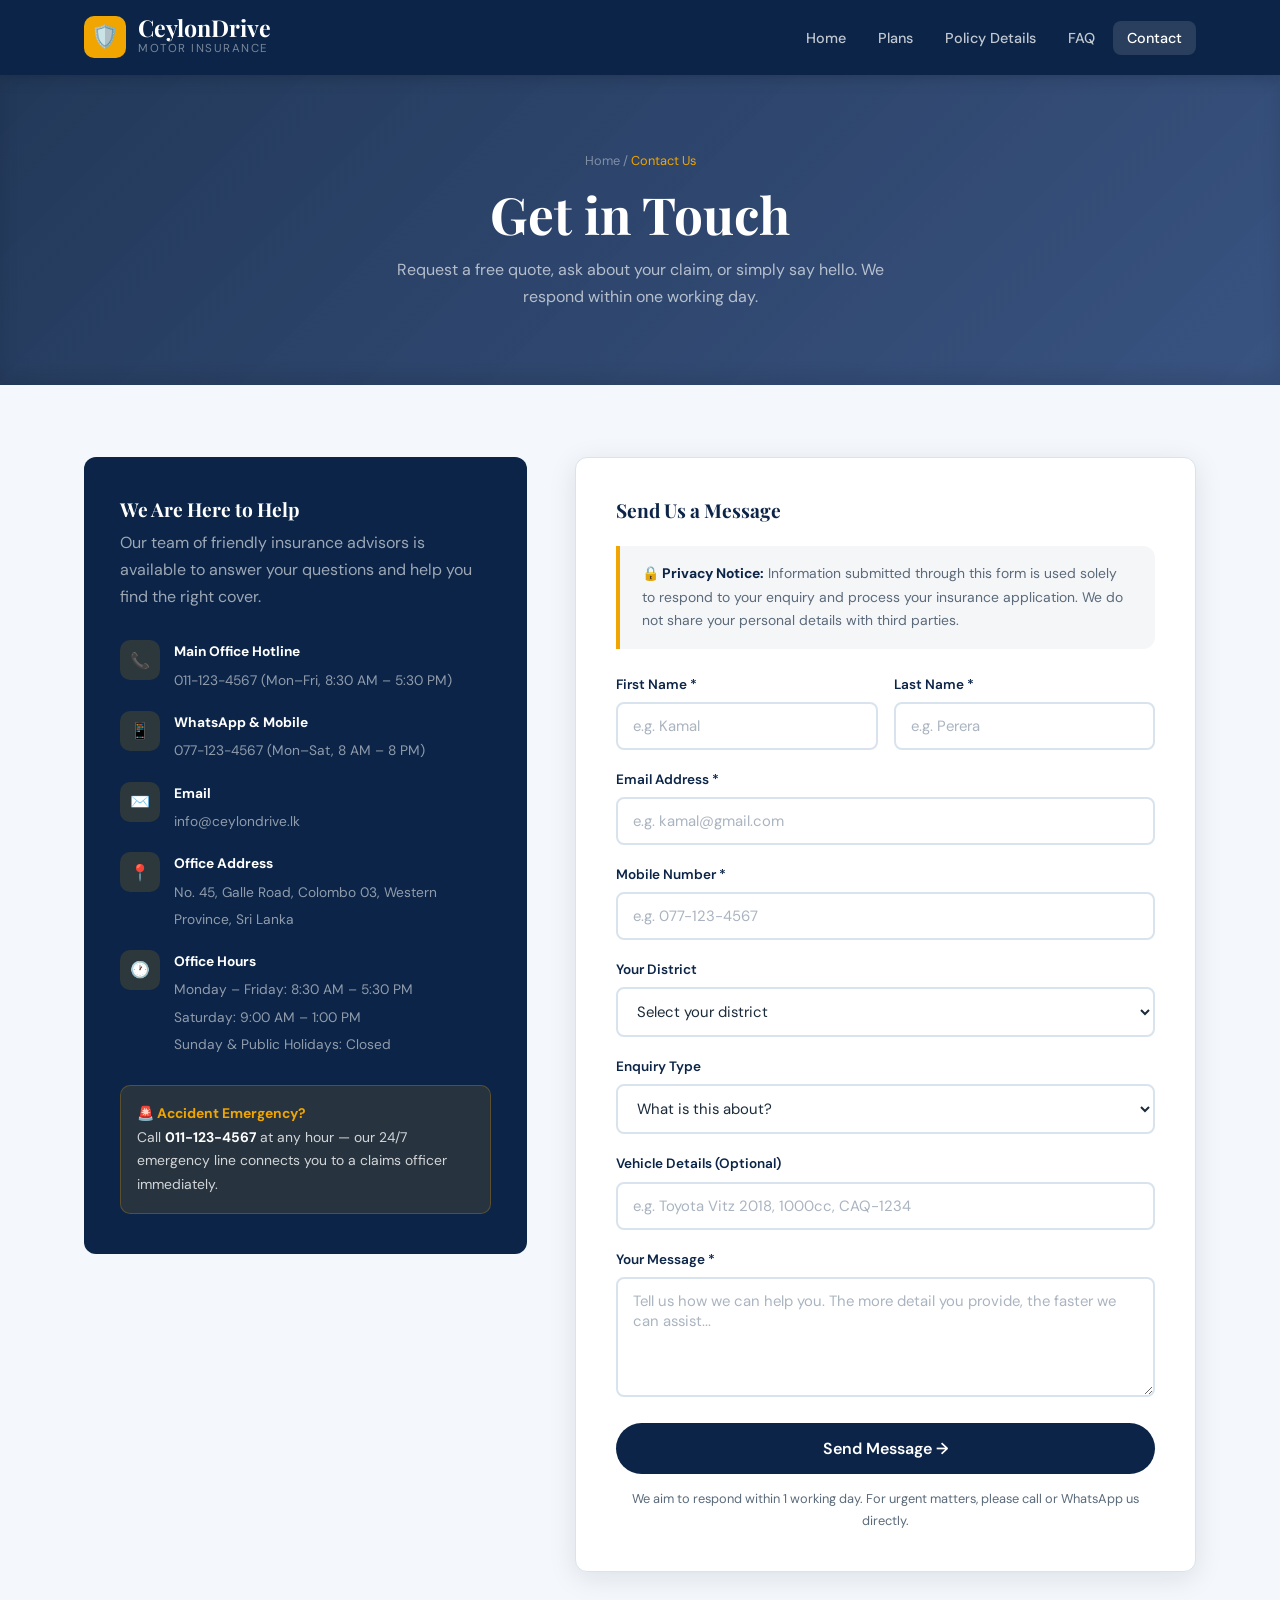
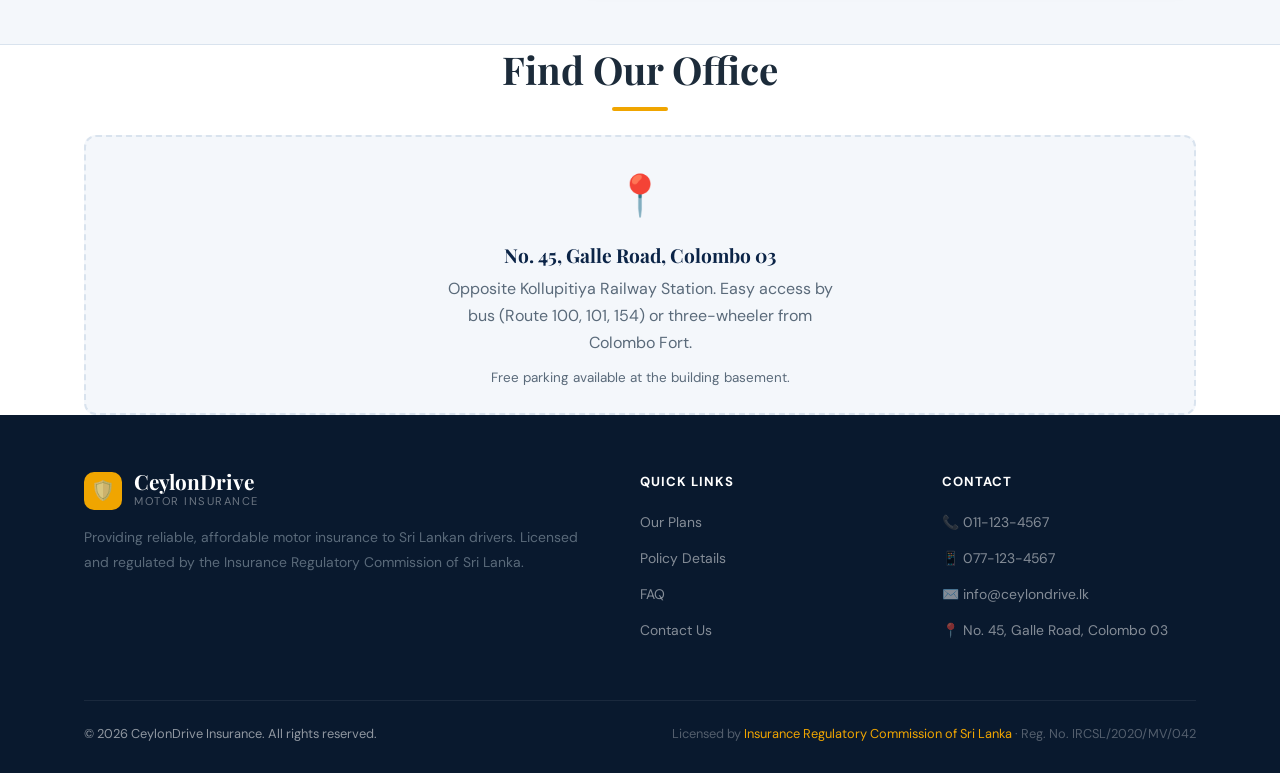
<file: contact.html>
<!DOCTYPE html>
<html lang="en">
<head>
  <meta charset="UTF-8">
  <meta name="viewport" content="width=device-width, initial-scale=1.0">
  <title>Contact Us – CeylonDrive Insurance</title>
  <meta name="description" content="Get in touch with CeylonDrive Insurance. Request a free motor insurance quote, ask about claims, or visit our Colombo office. We are here to help.">
  <link rel="stylesheet" href="style.css">
</head>
<body>

<!-- ====== HEADER ====== -->
<header>
  <div class="container">
    <div class="nav-inner">
      <div class="logo">
        <div class="logo-icon">🛡️</div>
        <div>
          <h1>CeylonDrive</h1>
          <small>Motor Insurance</small>
        </div>
      </div>
      <nav>
        <ul>
          <li><a href="index.html">Home</a></li>
          <li><a href="plans.html">Plans</a></li>
          <li><a href="policy.html">Policy Details</a></li>
          <li><a href="faq.html">FAQ</a></li>
          <li><a href="contact.html" class="active">Contact</a></li>
        </ul>
      </nav>
    </div>
  </div>
</header>

<!-- ====== PAGE BANNER ====== -->
<div class="page-banner">
  <div class="container">
    <div class="breadcrumb">Home / <span>Contact Us</span></div>
    <h1>Get in Touch</h1>
    <p>Request a free quote, ask about your claim, or simply say hello. We respond within one working day.</p>
  </div>
</div>

<!-- ====== CONTACT SECTION ====== -->
<section class="section">
  <div class="container">
    <div class="contact-grid">

      <!-- Left: Contact Info -->
      <div class="contact-info-box">
        <h3>We Are Here to Help</h3>
        <p>Our team of friendly insurance advisors is available to answer your questions and help you find the right cover.</p>

        <div class="c-detail">
          <div class="c-d-icon">📞</div>
          <div>
            <strong>Main Office Hotline</strong>
            <span>011-123-4567 (Mon–Fri, 8:30 AM – 5:30 PM)</span>
          </div>
        </div>

        <div class="c-detail">
          <div class="c-d-icon">📱</div>
          <div>
            <strong>WhatsApp &amp; Mobile</strong>
            <span>077-123-4567 (Mon–Sat, 8 AM – 8 PM)</span>
          </div>
        </div>

        <div class="c-detail">
          <div class="c-d-icon">✉️</div>
          <div>
            <strong>Email</strong>
            <span>info@ceylondrive.lk</span>
          </div>
        </div>

        <div class="c-detail">
          <div class="c-d-icon">📍</div>
          <div>
            <strong>Office Address</strong>
            <span>No. 45, Galle Road, Colombo 03, Western Province, Sri Lanka</span>
          </div>
        </div>

        <div class="c-detail">
          <div class="c-d-icon">🕐</div>
          <div>
            <strong>Office Hours</strong>
            <span>Monday – Friday: 8:30 AM – 5:30 PM<br>Saturday: 9:00 AM – 1:00 PM<br>Sunday &amp; Public Holidays: Closed</span>
          </div>
        </div>

        <div style="margin-top:28px;padding:16px;background:rgba(240,165,0,.12);border-radius:10px;border:1px solid rgba(240,165,0,.25);">
          <p style="color:rgba(255,255,255,.8);font-size:.87rem;"><strong style="color:var(--gold);">🚨 Accident Emergency?</strong><br>Call <strong style="color:#fff;">011-123-4567</strong> at any hour — our 24/7 emergency line connects you to a claims officer immediately.</p>
        </div>
      </div>

      <!-- Right: Form -->
      <div class="form-box">
        <h3>Send Us a Message</h3>

        <div class="privacy-note" style="margin-bottom:24px;">
          <strong>🔒 Privacy Notice:</strong> Information submitted through this form is used solely to respond to your enquiry and process your insurance application. We do not share your personal details with third parties.
        </div>

        <!-- NOTE: This form is non-functional (no backend). Labels and placeholders shown for design purposes. -->
        <div class="form-row">
          <div class="form-group">
            <label for="fname">First Name *</label>
            <input type="text" id="fname" name="first_name" placeholder="e.g. Kamal" required>
          </div>
          <div class="form-group">
            <label for="lname">Last Name *</label>
            <input type="text" id="lname" name="last_name" placeholder="e.g. Perera" required>
          </div>
        </div>

        <div class="form-group">
          <label for="email">Email Address *</label>
          <input type="email" id="email" name="email" placeholder="e.g. kamal@gmail.com" required>
        </div>

        <div class="form-group">
          <label for="phone">Mobile Number *</label>
          <input type="tel" id="phone" name="phone" placeholder="e.g. 077-123-4567" required>
        </div>

        <div class="form-group">
          <label for="district">Your District</label>
          <select id="district" name="district">
            <option value="" disabled selected>Select your district</option>
            <option>Colombo</option>
            <option>Gampaha</option>
            <option>Kalutara</option>
            <option>Kandy</option>
            <option>Galle</option>
            <option>Matara</option>
            <option>Kurunegala</option>
            <option>Ratnapura</option>
            <option>Anuradhapura</option>
            <option>Other</option>
          </select>
        </div>

        <div class="form-group">
          <label for="enquiry">Enquiry Type</label>
          <select id="enquiry" name="enquiry_type">
            <option value="" disabled selected>What is this about?</option>
            <option>Request a Motor Insurance Quote</option>
            <option>Renew Existing Policy</option>
            <option>Make a Claim</option>
            <option>General Question</option>
            <option>Complaint or Feedback</option>
          </select>
        </div>

        <div class="form-group">
          <label for="vehicle">Vehicle Details (Optional)</label>
          <input type="text" id="vehicle" name="vehicle" placeholder="e.g. Toyota Vitz 2018, 1000cc, CAQ-1234">
        </div>

        <div class="form-group">
          <label for="message">Your Message *</label>
          <textarea id="message" name="message" placeholder="Tell us how we can help you. The more detail you provide, the faster we can assist..." required></textarea>
        </div>

        <button type="button" class="btn btn-navy btn-block" style="font-size:1rem;padding:15px;">
          Send Message →
        </button>

        <p style="text-align:center;font-size:.8rem;color:var(--text-muted);margin-top:14px;">
          We aim to respond within 1 working day. For urgent matters, please call or WhatsApp us directly.
        </p>
      </div>

    </div>
  </div>
</section>

<!-- ====== MAP PLACEHOLDER ====== -->
<section class="section-sm" style="background:#fff;border-top:1px solid var(--border);">
  <div class="container">
    <div class="section-header" style="margin-bottom:24px;">
      <h2>Find Our Office</h2>
      <div class="divider"></div>
    </div>
    <div style="background:var(--bg);border-radius:var(--radius);border:2px dashed var(--border);height:280px;display:flex;flex-direction:column;align-items:center;justify-content:center;text-align:center;padding:32px;">
      <div style="font-size:2.5rem;margin-bottom:14px;">📍</div>
      <h3 style="color:var(--navy);margin-bottom:8px;">No. 45, Galle Road, Colombo 03</h3>
      <p style="max-width:400px;">Opposite Kollupitiya Railway Station. Easy access by bus (Route 100, 101, 154) or three-wheeler from Colombo Fort.</p>
      <p style="margin-top:10px;font-size:.84rem;color:var(--text-muted);">Free parking available at the building basement.</p>
    </div>
  </div>
</section>

<!-- ====== FOOTER ====== -->
<footer>
  <div class="container">
    <div class="footer-grid">
      <div class="footer-brand">
        <div class="logo" style="margin-bottom:14px;">
          <div class="logo-icon" style="width:38px;height:38px;font-size:1.2rem;">🛡️</div>
          <div>
            <h1 style="color:#fff;font-size:1.3rem;font-family:'Playfair Display',serif;">CeylonDrive</h1>
            <small style="color:rgba(255,255,255,.4);font-size:.7rem;text-transform:uppercase;letter-spacing:1.5px;">Motor Insurance</small>
          </div>
        </div>
        <p>Providing reliable, affordable motor insurance to Sri Lankan drivers. Licensed and regulated by the Insurance Regulatory Commission of Sri Lanka.</p>
      </div>
      <div class="footer-col">
        <h4>Quick Links</h4>
        <ul>
          <li><a href="plans.html">Our Plans</a></li>
          <li><a href="policy.html">Policy Details</a></li>
          <li><a href="faq.html">FAQ</a></li>
          <li><a href="contact.html">Contact Us</a></li>
        </ul>
      </div>
      <div class="footer-col">
        <h4>Contact</h4>
        <ul>
          <li><a href="#">📞 011-123-4567</a></li>
          <li><a href="#">📱 077-123-4567</a></li>
          <li><a href="#">✉️ info@ceylondrive.lk</a></li>
          <li><a href="#">📍 No. 45, Galle Road, Colombo 03</a></li>
        </ul>
      </div>
    </div>
    <div class="footer-bottom">
      <span>&copy; 2026 CeylonDrive Insurance. All rights reserved.</span>
      <span class="irc-note">Licensed by <em>Insurance Regulatory Commission of Sri Lanka</em> · Reg. No. IRCSL/2020/MV/042</span>
    </div>
  </div>
</footer>

</body>
</html>
</file>
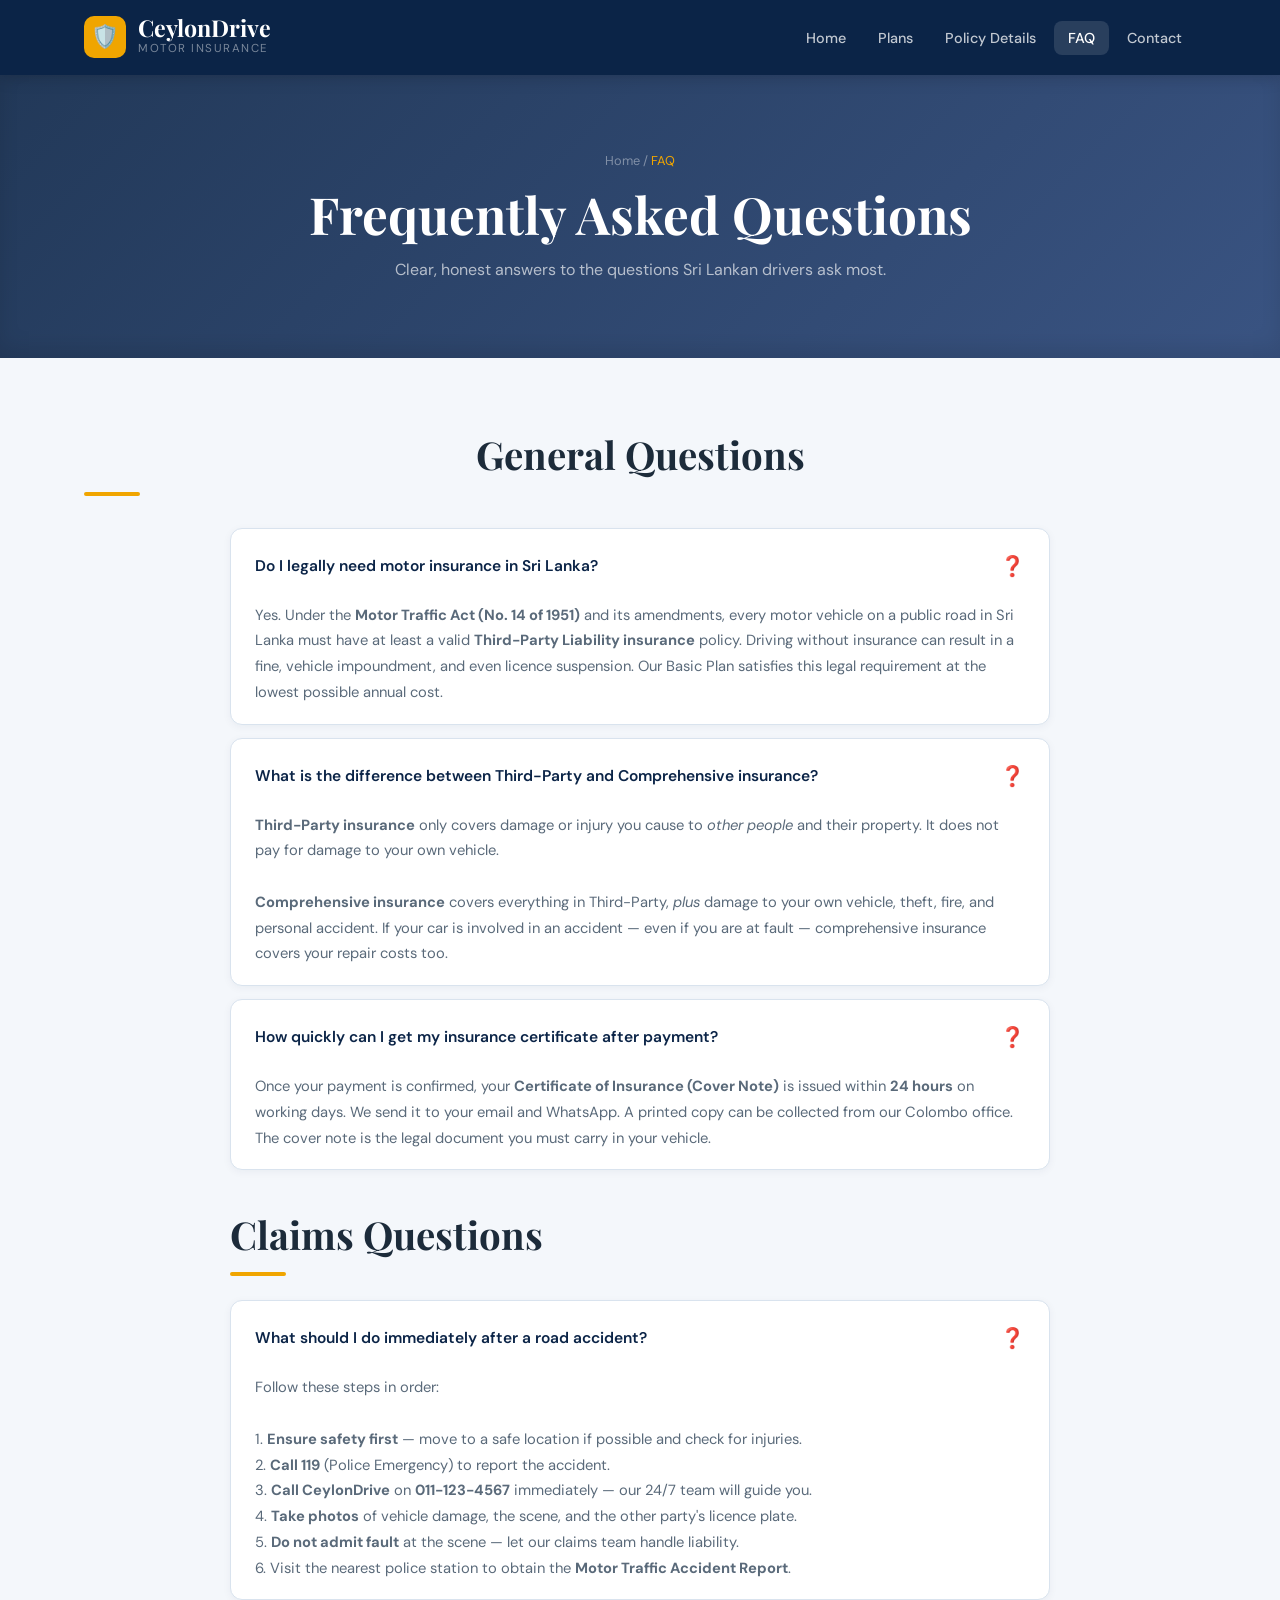
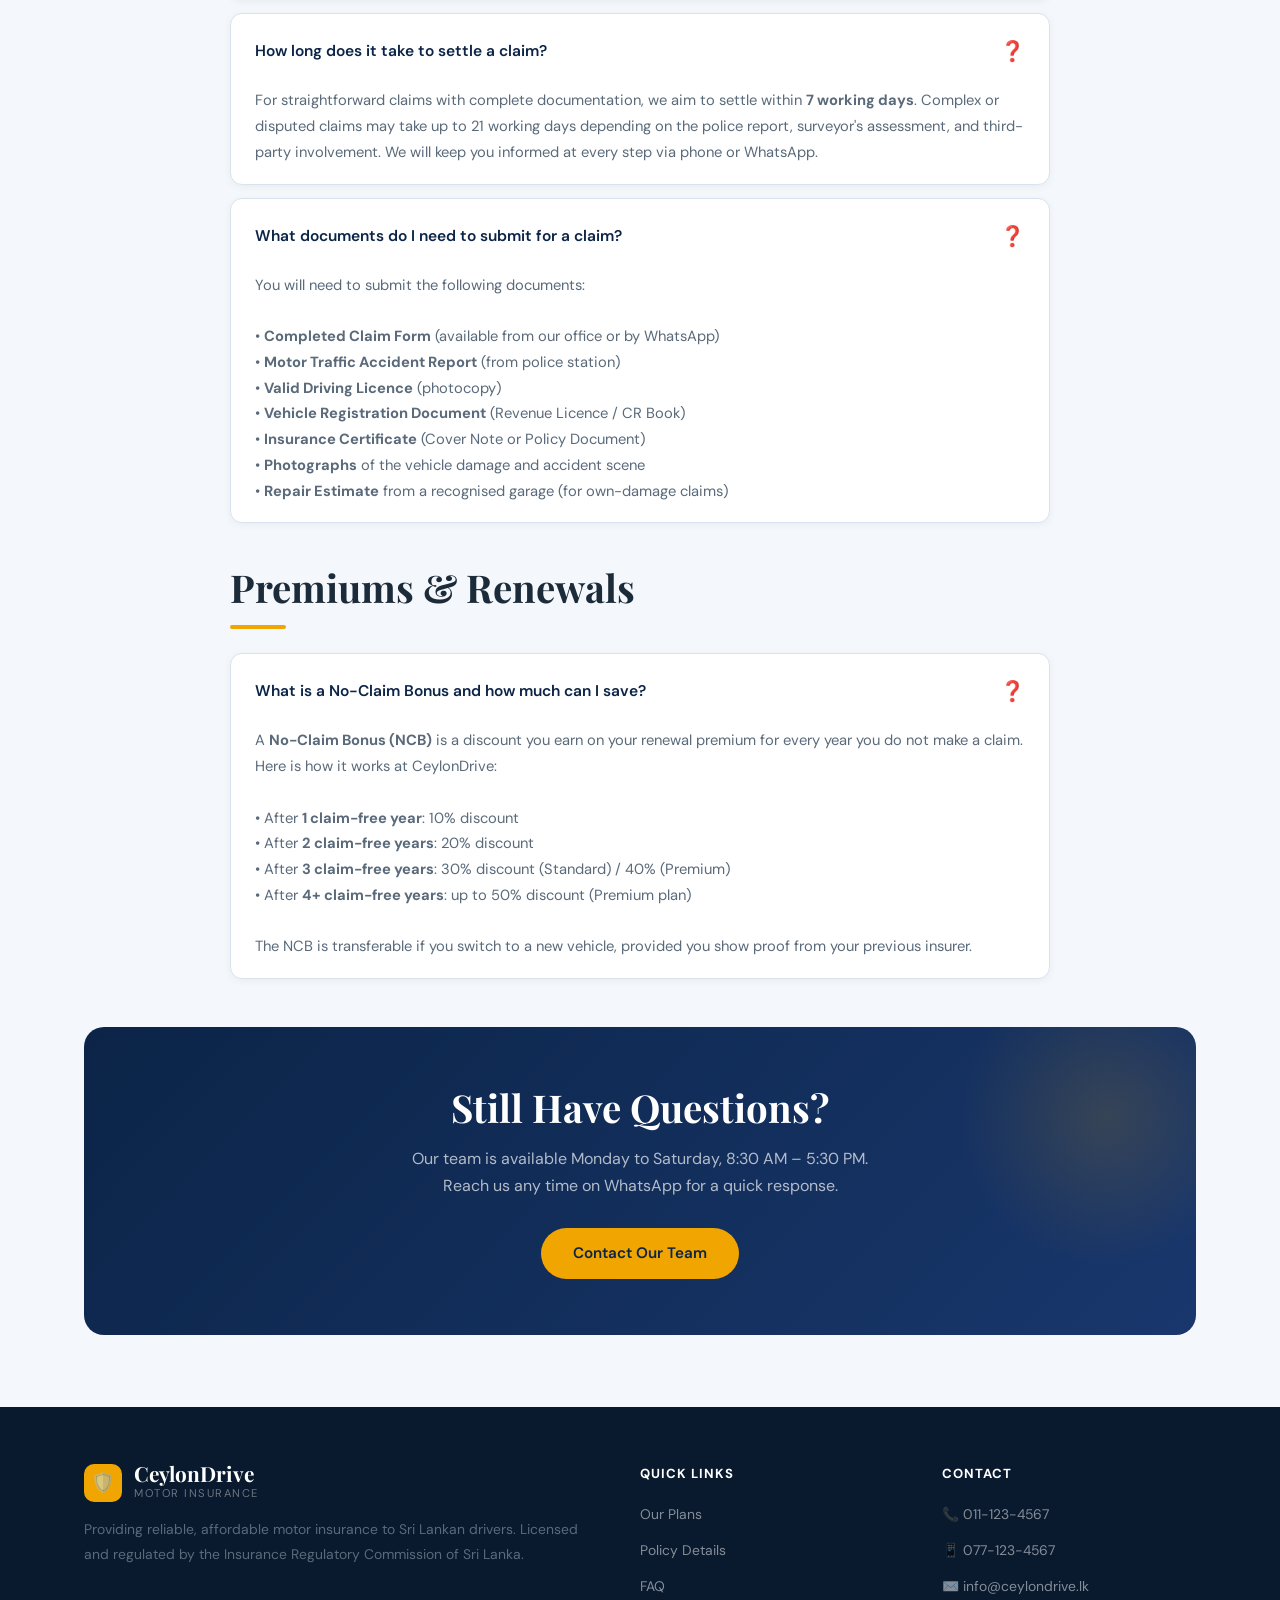
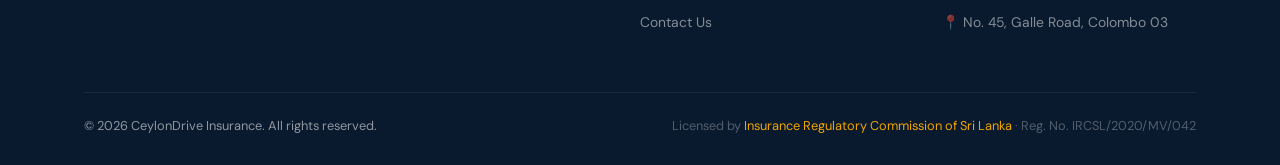
<file: faq.html>
<!DOCTYPE html>
<html lang="en">
<head>
  <meta charset="UTF-8">
  <meta name="viewport" content="width=device-width, initial-scale=1.0">
  <title>Frequently Asked Questions – CeylonDrive Insurance</title>
  <meta name="description" content="Answers to the most common motor insurance questions in Sri Lanka. Learn about claims, renewals, premiums, and coverage in plain English.">
  <link rel="stylesheet" href="style.css">
</head>
<body>

<!-- ====== HEADER ====== -->
<header>
  <div class="container">
    <div class="nav-inner">
      <div class="logo">
        <div class="logo-icon">🛡️</div>
        <div>
          <h1>CeylonDrive</h1>
          <small>Motor Insurance</small>
        </div>
      </div>
      <nav>
        <ul>
          <li><a href="index.html">Home</a></li>
          <li><a href="plans.html">Plans</a></li>
          <li><a href="policy.html">Policy Details</a></li>
          <li><a href="faq.html" class="active">FAQ</a></li>
          <li><a href="contact.html">Contact</a></li>
        </ul>
      </nav>
    </div>
  </div>
</header>

<!-- ====== PAGE BANNER ====== -->
<div class="page-banner">
  <div class="container">
    <div class="breadcrumb">Home / <span>FAQ</span></div>
    <h1>Frequently Asked Questions</h1>
    <p>Clear, honest answers to the questions Sri Lankan drivers ask most.</p>
  </div>
</div>

<!-- ====== FAQ ====== -->
<section class="section">
  <div class="container">

    <!-- Category: General -->
    <div class="section-header" style="margin-bottom:32px;">
      <h2>General Questions</h2>
      <div class="divider" style="margin-left:0;"></div>
    </div>

    <div class="faq-wrap">

      <div class="faq-item">
        <div class="faq-q">
          <span>Do I legally need motor insurance in Sri Lanka?</span>
          <span class="faq-icon">❓</span>
        </div>
        <div class="faq-a">
          Yes. Under the <strong>Motor Traffic Act (No. 14 of 1951)</strong> and its amendments, every motor vehicle on a public road in Sri Lanka must have at least a valid <strong>Third-Party Liability insurance</strong> policy. Driving without insurance can result in a fine, vehicle impoundment, and even licence suspension. Our Basic Plan satisfies this legal requirement at the lowest possible annual cost.
        </div>
      </div>

      <div class="faq-item">
        <div class="faq-q">
          <span>What is the difference between Third-Party and Comprehensive insurance?</span>
          <span class="faq-icon">❓</span>
        </div>
        <div class="faq-a">
          <strong>Third-Party insurance</strong> only covers damage or injury you cause to <em>other people</em> and their property. It does not pay for damage to your own vehicle.<br><br>
          <strong>Comprehensive insurance</strong> covers everything in Third-Party, <em>plus</em> damage to your own vehicle, theft, fire, and personal accident. If your car is involved in an accident — even if you are at fault — comprehensive insurance covers your repair costs too.
        </div>
      </div>

      <div class="faq-item">
        <div class="faq-q">
          <span>How quickly can I get my insurance certificate after payment?</span>
          <span class="faq-icon">❓</span>
        </div>
        <div class="faq-a">
          Once your payment is confirmed, your <strong>Certificate of Insurance (Cover Note)</strong> is issued within <strong>24 hours</strong> on working days. We send it to your email and WhatsApp. A printed copy can be collected from our Colombo office. The cover note is the legal document you must carry in your vehicle.
        </div>
      </div>

      <!-- Category: Claims -->
      <div class="section-header" style="margin:40px 0 24px; text-align:left;">
        <h2>Claims Questions</h2>
        <div class="divider" style="margin-left:0;"></div>
      </div>

      <div class="faq-item">
        <div class="faq-q">
          <span>What should I do immediately after a road accident?</span>
          <span class="faq-icon">❓</span>
        </div>
        <div class="faq-a">
          Follow these steps in order:<br><br>
          1. <strong>Ensure safety first</strong> — move to a safe location if possible and check for injuries.<br>
          2. <strong>Call 119</strong> (Police Emergency) to report the accident.<br>
          3. <strong>Call CeylonDrive</strong> on <strong>011-123-4567</strong> immediately — our 24/7 team will guide you.<br>
          4. <strong>Take photos</strong> of vehicle damage, the scene, and the other party's licence plate.<br>
          5. <strong>Do not admit fault</strong> at the scene — let our claims team handle liability.<br>
          6. Visit the nearest police station to obtain the <strong>Motor Traffic Accident Report</strong>.
        </div>
      </div>

      <div class="faq-item">
        <div class="faq-q">
          <span>How long does it take to settle a claim?</span>
          <span class="faq-icon">❓</span>
        </div>
        <div class="faq-a">
          For straightforward claims with complete documentation, we aim to settle within <strong>7 working days</strong>. Complex or disputed claims may take up to 21 working days depending on the police report, surveyor's assessment, and third-party involvement. We will keep you informed at every step via phone or WhatsApp.
        </div>
      </div>

      <div class="faq-item">
        <div class="faq-q">
          <span>What documents do I need to submit for a claim?</span>
          <span class="faq-icon">❓</span>
        </div>
        <div class="faq-a">
          You will need to submit the following documents:<br><br>
          • <strong>Completed Claim Form</strong> (available from our office or by WhatsApp)<br>
          • <strong>Motor Traffic Accident Report</strong> (from police station)<br>
          • <strong>Valid Driving Licence</strong> (photocopy)<br>
          • <strong>Vehicle Registration Document</strong> (Revenue Licence / CR Book)<br>
          • <strong>Insurance Certificate</strong> (Cover Note or Policy Document)<br>
          • <strong>Photographs</strong> of the vehicle damage and accident scene<br>
          • <strong>Repair Estimate</strong> from a recognised garage (for own-damage claims)
        </div>
      </div>

      <!-- Category: Premiums & Renewals -->
      <div class="section-header" style="margin:40px 0 24px; text-align:left;">
        <h2>Premiums &amp; Renewals</h2>
        <div class="divider" style="margin-left:0;"></div>
      </div>

      <div class="faq-item">
        <div class="faq-q">
          <span>What is a No-Claim Bonus and how much can I save?</span>
          <span class="faq-icon">❓</span>
        </div>
        <div class="faq-a">
          A <strong>No-Claim Bonus (NCB)</strong> is a discount you earn on your renewal premium for every year you do not make a claim. Here is how it works at CeylonDrive:<br><br>
          • After <strong>1 claim-free year</strong>: 10% discount<br>
          • After <strong>2 claim-free years</strong>: 20% discount<br>
          • After <strong>3 claim-free years</strong>: 30% discount (Standard) / 40% (Premium)<br>
          • After <strong>4+ claim-free years</strong>: up to 50% discount (Premium plan)<br><br>
          The NCB is transferable if you switch to a new vehicle, provided you show proof from your previous insurer.
        </div>
      </div>

    </div><!-- end faq-wrap -->

    <!-- Still have questions? -->
    <div style="margin-top:48px;">
      <div class="cta-block">
        <h2 style="color:#fff;">Still Have Questions?</h2>
        <p>Our team is available Monday to Saturday, 8:30 AM – 5:30 PM. Reach us any time on WhatsApp for a quick response.</p>
        <a href="contact.html" class="btn btn-gold">Contact Our Team</a>
      </div>
    </div>

  </div>
</section>

<!-- ====== FOOTER ====== -->
<footer>
  <div class="container">
    <div class="footer-grid">
      <div class="footer-brand">
        <div class="logo" style="margin-bottom:14px;">
          <div class="logo-icon" style="width:38px;height:38px;font-size:1.2rem;">🛡️</div>
          <div>
            <h1 style="color:#fff;font-size:1.3rem;font-family:'Playfair Display',serif;">CeylonDrive</h1>
            <small style="color:rgba(255,255,255,.4);font-size:.7rem;text-transform:uppercase;letter-spacing:1.5px;">Motor Insurance</small>
          </div>
        </div>
        <p>Providing reliable, affordable motor insurance to Sri Lankan drivers. Licensed and regulated by the Insurance Regulatory Commission of Sri Lanka.</p>
      </div>
      <div class="footer-col">
        <h4>Quick Links</h4>
        <ul>
          <li><a href="plans.html">Our Plans</a></li>
          <li><a href="policy.html">Policy Details</a></li>
          <li><a href="faq.html">FAQ</a></li>
          <li><a href="contact.html">Contact Us</a></li>
        </ul>
      </div>
      <div class="footer-col">
        <h4>Contact</h4>
        <ul>
          <li><a href="#">📞 011-123-4567</a></li>
          <li><a href="#">📱 077-123-4567</a></li>
          <li><a href="#">✉️ info@ceylondrive.lk</a></li>
          <li><a href="#">📍 No. 45, Galle Road, Colombo 03</a></li>
        </ul>
      </div>
    </div>
    <div class="footer-bottom">
      <span>&copy; 2026 CeylonDrive Insurance. All rights reserved.</span>
      <span class="irc-note">Licensed by <em>Insurance Regulatory Commission of Sri Lanka</em> · Reg. No. IRCSL/2020/MV/042</span>
    </div>
  </div>
</footer>

</body>
</html>
</file>
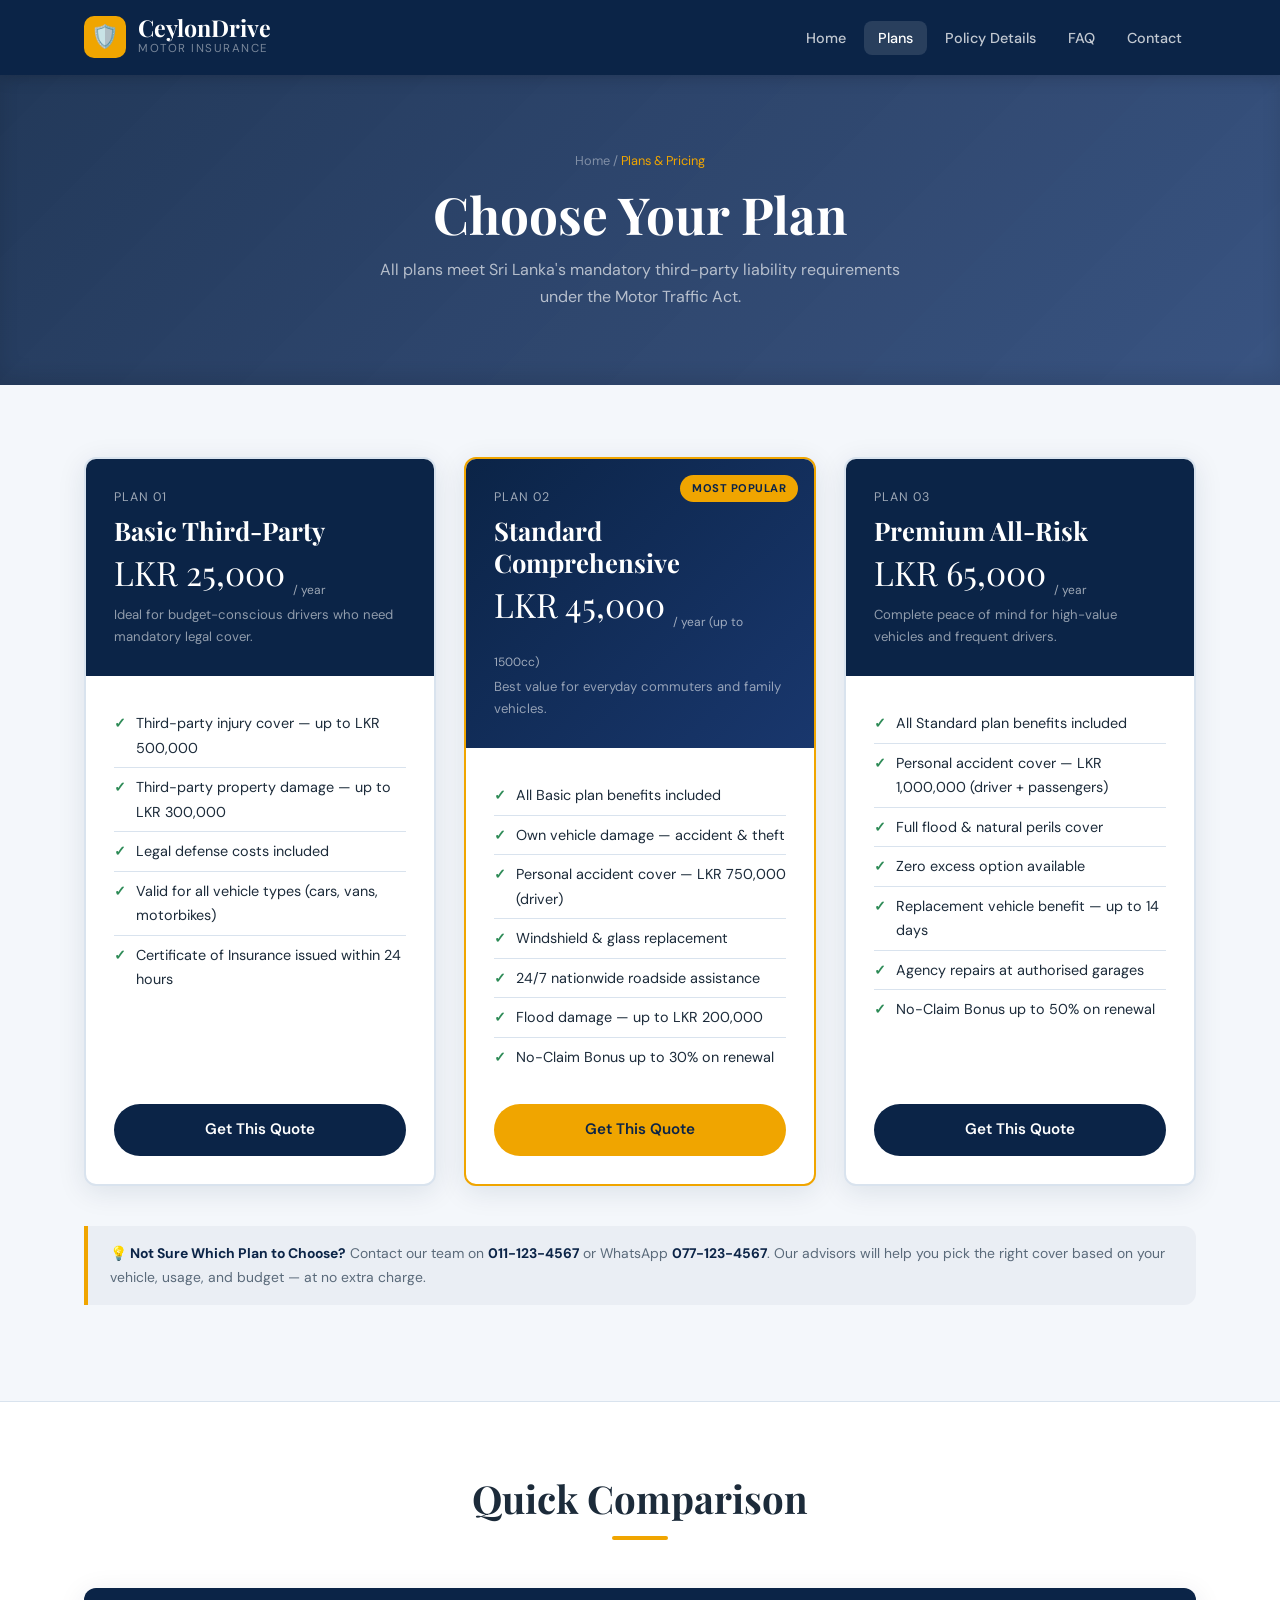
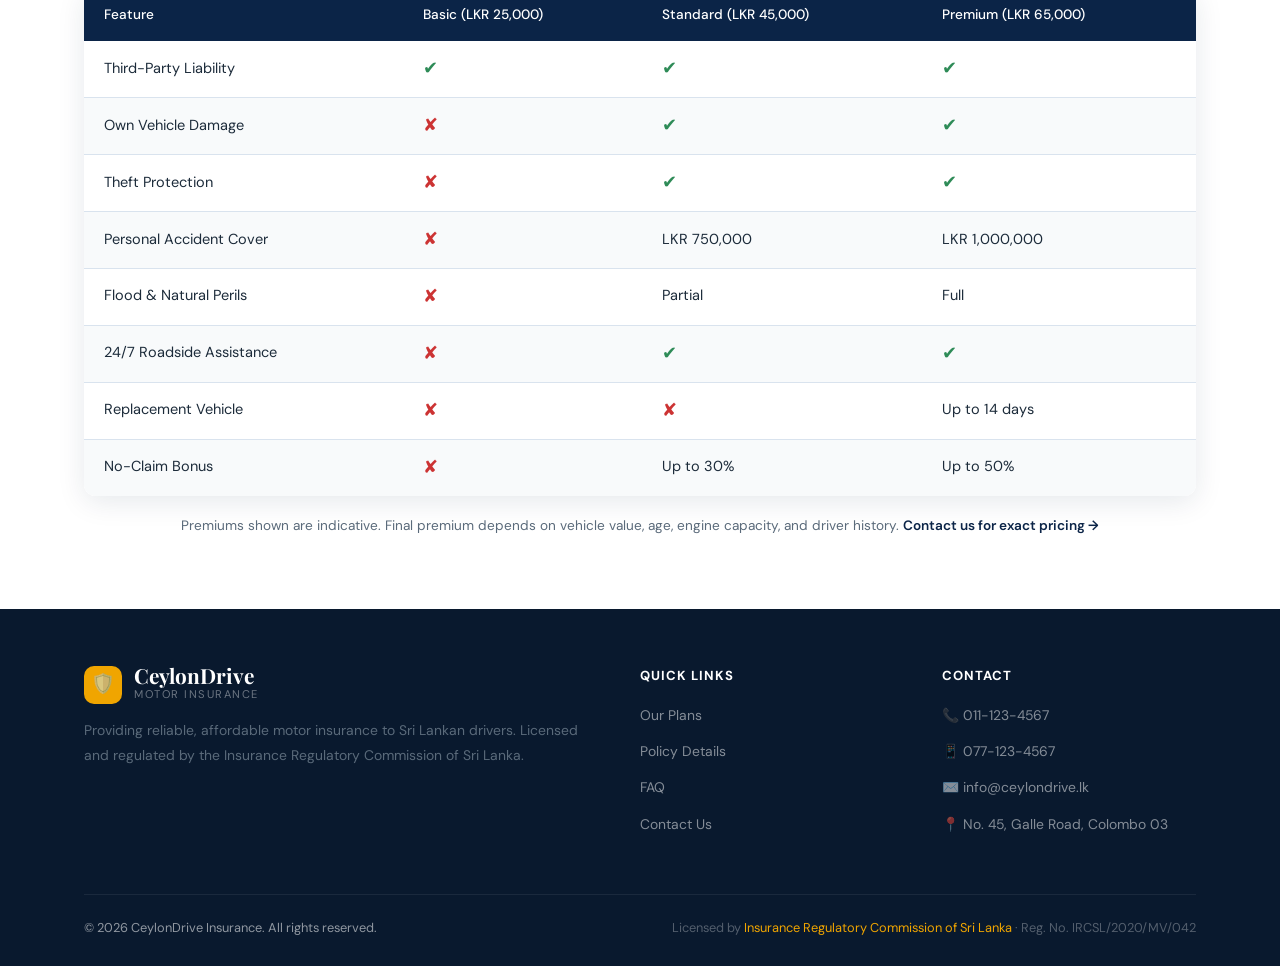
<file: plans.html>
<!DOCTYPE html>
<html lang="en">
<head>
  <meta charset="UTF-8">
  <meta name="viewport" content="width=device-width, initial-scale=1.0">
  <title>Motor Insurance Plans – CeylonDrive Insurance</title>
  <meta name="description" content="Compare CeylonDrive motor insurance plans. Basic third-party, Standard comprehensive, and Premium all-risk cover. Sri Lankan rupee pricing included.">
  <link rel="stylesheet" href="style.css">
</head>
<body>

<!-- ====== HEADER ====== -->
<header>
  <div class="container">
    <div class="nav-inner">
      <div class="logo">
        <div class="logo-icon">🛡️</div>
        <div>
          <h1>CeylonDrive</h1>
          <small>Motor Insurance</small>
        </div>
      </div>
      <nav>
        <ul>
          <li><a href="index.html">Home</a></li>
          <li><a href="plans.html" class="active">Plans</a></li>
          <li><a href="policy.html">Policy Details</a></li>
          <li><a href="faq.html">FAQ</a></li>
          <li><a href="contact.html">Contact</a></li>
        </ul>
      </nav>
    </div>
  </div>
</header>

<!-- ====== PAGE BANNER ====== -->
<div class="page-banner">
  <div class="container">
    <div class="breadcrumb">Home / <span>Plans &amp; Pricing</span></div>
    <h1>Choose Your Plan</h1>
    <p>All plans meet Sri Lanka's mandatory third-party liability requirements under the Motor Traffic Act.</p>
  </div>
</div>

<!-- ====== PLAN CARDS ====== -->
<section class="section">
  <div class="container">
    <div class="plans-grid">

      <!-- Plan 1: Basic -->
      <div class="plan-card">
        <div class="plan-head">
          <div class="plan-type">Plan 01</div>
          <h2 style="color:#fff;font-size:1.6rem;margin-bottom:10px;">Basic Third-Party</h2>
          <div class="plan-price">LKR 25,000 <sub>/ year</sub></div>
          <p style="color:rgba(255,255,255,.55);font-size:.82rem;margin-top:8px;">Ideal for budget-conscious drivers who need mandatory legal cover.</p>
        </div>
        <div class="plan-body">
          <ul class="plan-ft">
            <li>Third-party injury cover — up to LKR 500,000</li>
            <li>Third-party property damage — up to LKR 300,000</li>
            <li>Legal defense costs included</li>
            <li>Valid for all vehicle types (cars, vans, motorbikes)</li>
            <li>Certificate of Insurance issued within 24 hours</li>
          </ul>
        </div>
        <div class="plan-footer">
          <a href="contact.html" class="btn btn-navy btn-block">Get This Quote</a>
        </div>
      </div>

      <!-- Plan 2: Standard (Featured) -->
      <div class="plan-card featured">
        <div class="plan-head">
          <div class="plan-badge">Most Popular</div>
          <div class="plan-type">Plan 02</div>
          <h2 style="color:#fff;font-size:1.6rem;margin-bottom:10px;">Standard Comprehensive</h2>
          <div class="plan-price">LKR 45,000 <sub>/ year (up to 1500cc)</sub></div>
          <p style="color:rgba(255,255,255,.55);font-size:.82rem;margin-top:8px;">Best value for everyday commuters and family vehicles.</p>
        </div>
        <div class="plan-body">
          <ul class="plan-ft">
            <li>All Basic plan benefits included</li>
            <li>Own vehicle damage — accident &amp; theft</li>
            <li>Personal accident cover — LKR 750,000 (driver)</li>
            <li>Windshield &amp; glass replacement</li>
            <li>24/7 nationwide roadside assistance</li>
            <li>Flood damage — up to LKR 200,000</li>
            <li>No-Claim Bonus up to 30% on renewal</li>
          </ul>
        </div>
        <div class="plan-footer">
          <a href="contact.html" class="btn btn-gold btn-block">Get This Quote</a>
        </div>
      </div>

      <!-- Plan 3: Premium -->
      <div class="plan-card">
        <div class="plan-head">
          <div class="plan-type">Plan 03</div>
          <h2 style="color:#fff;font-size:1.6rem;margin-bottom:10px;">Premium All-Risk</h2>
          <div class="plan-price">LKR 65,000 <sub>/ year</sub></div>
          <p style="color:rgba(255,255,255,.55);font-size:.82rem;margin-top:8px;">Complete peace of mind for high-value vehicles and frequent drivers.</p>
        </div>
        <div class="plan-body">
          <ul class="plan-ft">
            <li>All Standard plan benefits included</li>
            <li>Personal accident cover — LKR 1,000,000 (driver + passengers)</li>
            <li>Full flood &amp; natural perils cover</li>
            <li>Zero excess option available</li>
            <li>Replacement vehicle benefit — up to 14 days</li>
            <li>Agency repairs at authorised garages</li>
            <li>No-Claim Bonus up to 50% on renewal</li>
          </ul>
        </div>
        <div class="plan-footer">
          <a href="contact.html" class="btn btn-navy btn-block">Get This Quote</a>
        </div>
      </div>

    </div><!-- end plans-grid -->

    <!-- Comparison note -->
    <div class="privacy-note" style="margin-top:40px;">
      <strong>💡 Not Sure Which Plan to Choose?</strong> Contact our team on <strong>011-123-4567</strong> or WhatsApp <strong>077-123-4567</strong>. Our advisors will help you pick the right cover based on your vehicle, usage, and budget — at no extra charge.
    </div>

  </div>
</section>

<!-- ====== QUICK COMPARE TABLE ====== -->
<section class="section" style="background:#fff;border-top:1px solid var(--border);">
  <div class="container">
    <div class="section-header">
      <h2>Quick Comparison</h2>
      <div class="divider"></div>
    </div>
    <div class="table-wrap">
      <table>
        <thead>
          <tr>
            <th>Feature</th>
            <th>Basic (LKR 25,000)</th>
            <th>Standard (LKR 45,000)</th>
            <th>Premium (LKR 65,000)</th>
          </tr>
        </thead>
        <tbody>
          <tr>
            <td>Third-Party Liability</td>
            <td><span class="chk">✔</span></td>
            <td><span class="chk">✔</span></td>
            <td><span class="chk">✔</span></td>
          </tr>
          <tr>
            <td>Own Vehicle Damage</td>
            <td><span class="xmark">✘</span></td>
            <td><span class="chk">✔</span></td>
            <td><span class="chk">✔</span></td>
          </tr>
          <tr>
            <td>Theft Protection</td>
            <td><span class="xmark">✘</span></td>
            <td><span class="chk">✔</span></td>
            <td><span class="chk">✔</span></td>
          </tr>
          <tr>
            <td>Personal Accident Cover</td>
            <td><span class="xmark">✘</span></td>
            <td>LKR 750,000</td>
            <td>LKR 1,000,000</td>
          </tr>
          <tr>
            <td>Flood &amp; Natural Perils</td>
            <td><span class="xmark">✘</span></td>
            <td>Partial</td>
            <td>Full</td>
          </tr>
          <tr>
            <td>24/7 Roadside Assistance</td>
            <td><span class="xmark">✘</span></td>
            <td><span class="chk">✔</span></td>
            <td><span class="chk">✔</span></td>
          </tr>
          <tr>
            <td>Replacement Vehicle</td>
            <td><span class="xmark">✘</span></td>
            <td><span class="xmark">✘</span></td>
            <td>Up to 14 days</td>
          </tr>
          <tr>
            <td>No-Claim Bonus</td>
            <td><span class="xmark">✘</span></td>
            <td>Up to 30%</td>
            <td>Up to 50%</td>
          </tr>
        </tbody>
      </table>
    </div>
    <p style="text-align:center;margin-top:18px;font-size:.85rem;">Premiums shown are indicative. Final premium depends on vehicle value, age, engine capacity, and driver history. <a href="contact.html" style="color:var(--navy);font-weight:600;">Contact us for exact pricing →</a></p>
  </div>
</section>

<!-- ====== FOOTER ====== -->
<footer>
  <div class="container">
    <div class="footer-grid">
      <div class="footer-brand">
        <div class="logo" style="margin-bottom:14px;">
          <div class="logo-icon" style="width:38px;height:38px;font-size:1.2rem;">🛡️</div>
          <div>
            <h1 style="color:#fff;font-size:1.3rem;font-family:'Playfair Display',serif;">CeylonDrive</h1>
            <small style="color:rgba(255,255,255,.4);font-size:.7rem;text-transform:uppercase;letter-spacing:1.5px;">Motor Insurance</small>
          </div>
        </div>
        <p>Providing reliable, affordable motor insurance to Sri Lankan drivers. Licensed and regulated by the Insurance Regulatory Commission of Sri Lanka.</p>
      </div>
      <div class="footer-col">
        <h4>Quick Links</h4>
        <ul>
          <li><a href="plans.html">Our Plans</a></li>
          <li><a href="policy.html">Policy Details</a></li>
          <li><a href="faq.html">FAQ</a></li>
          <li><a href="contact.html">Contact Us</a></li>
        </ul>
      </div>
      <div class="footer-col">
        <h4>Contact</h4>
        <ul>
          <li><a href="#">📞 011-123-4567</a></li>
          <li><a href="#">📱 077-123-4567</a></li>
          <li><a href="#">✉️ info@ceylondrive.lk</a></li>
          <li><a href="#">📍 No. 45, Galle Road, Colombo 03</a></li>
        </ul>
      </div>
    </div>
    <div class="footer-bottom">
      <span>&copy; 2026 CeylonDrive Insurance. All rights reserved.</span>
      <span class="irc-note">Licensed by <em>Insurance Regulatory Commission of Sri Lanka</em> · Reg. No. IRCSL/2020/MV/042</span>
    </div>
  </div>
</footer>

</body>
</html>
</file>
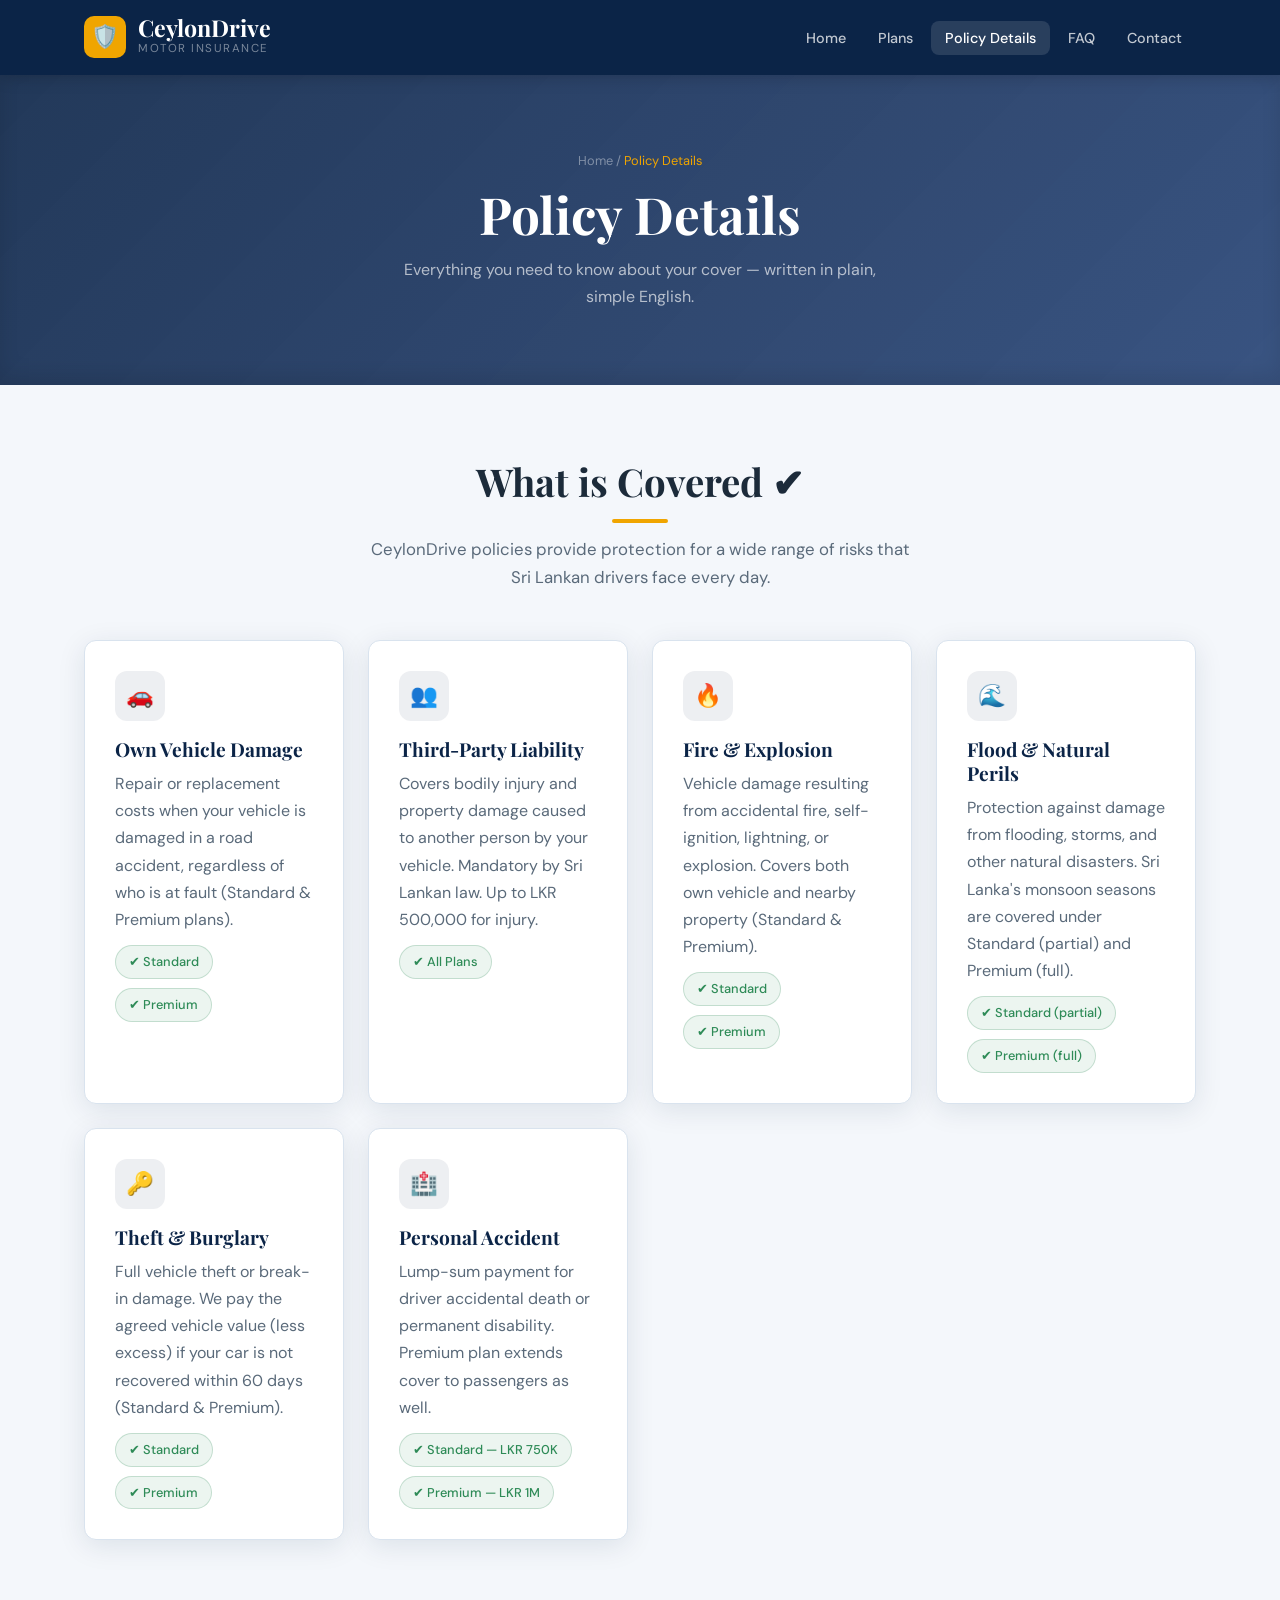
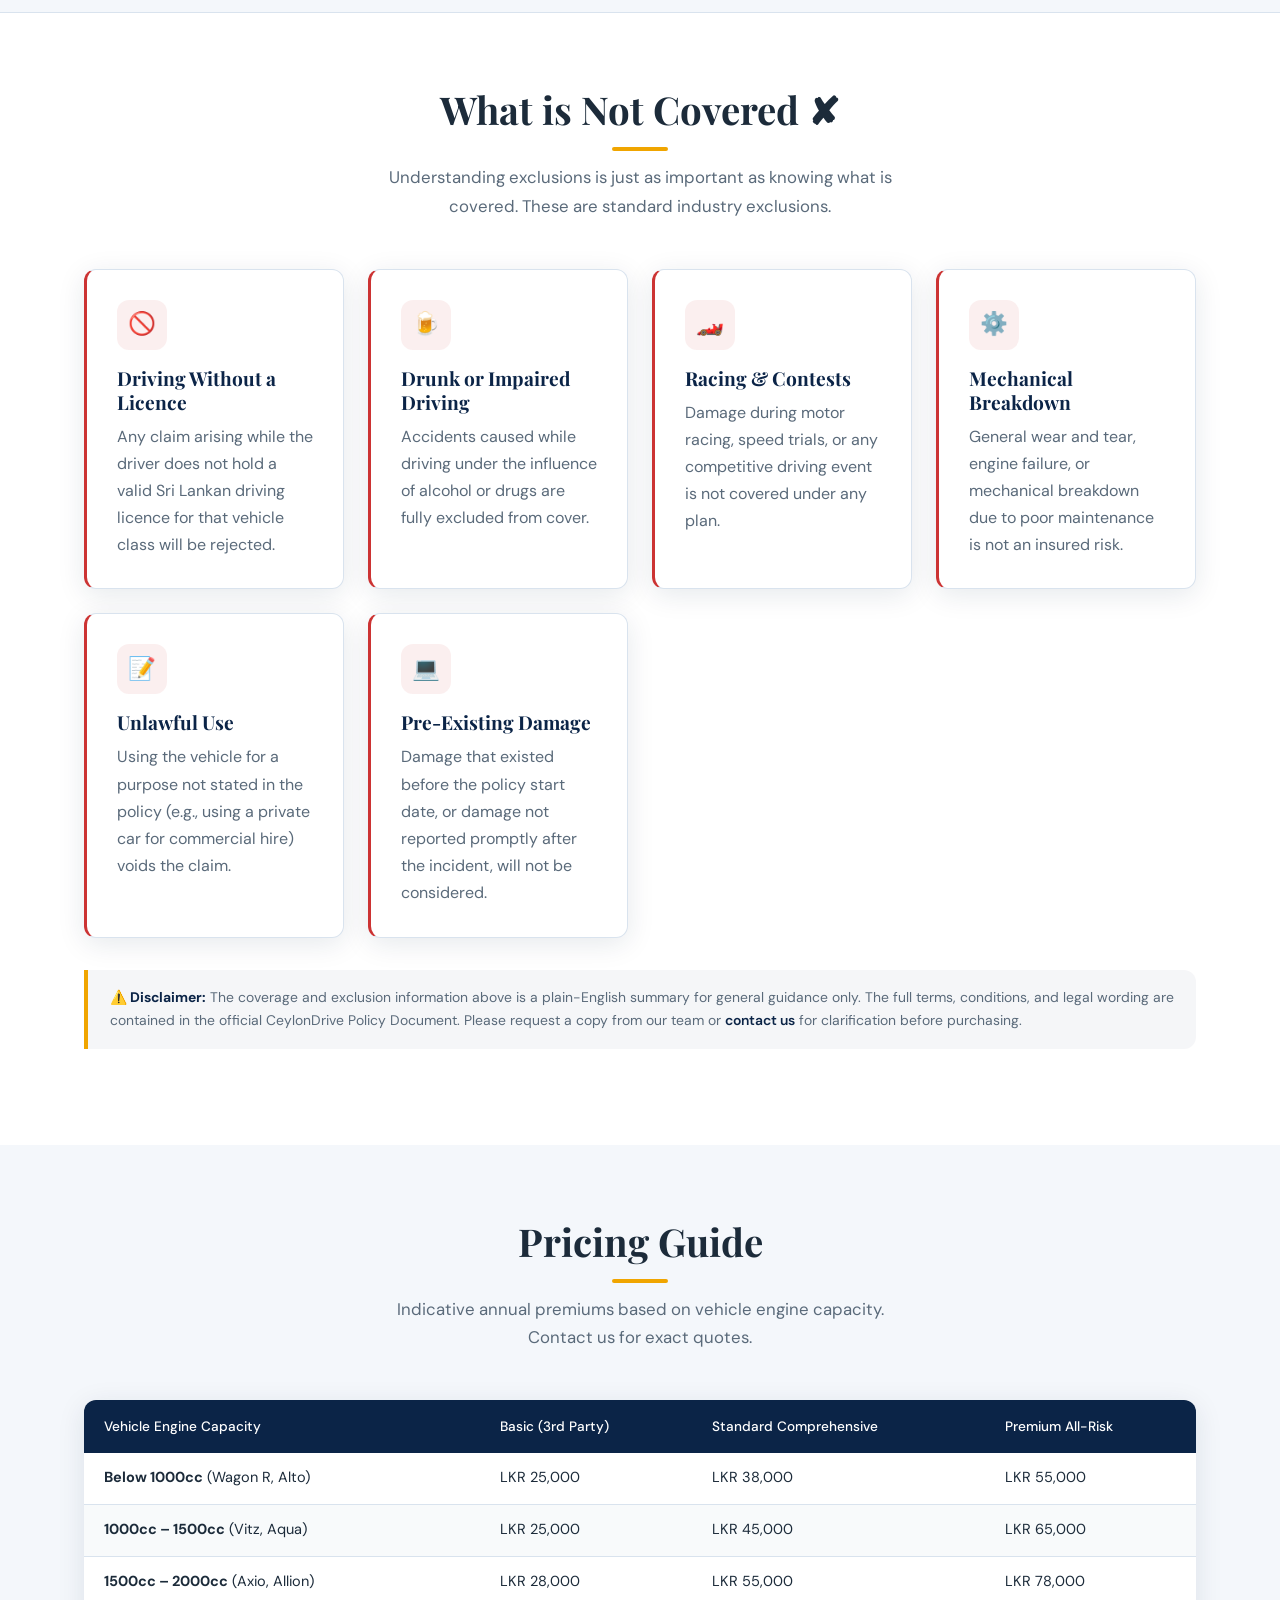
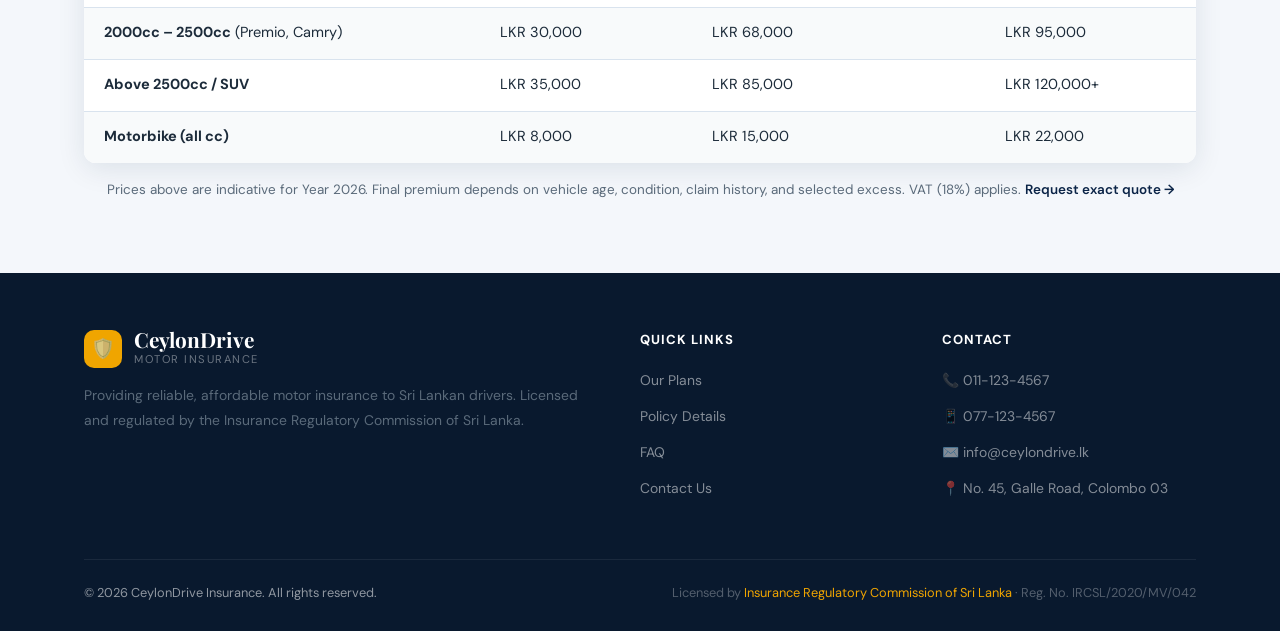
<file: policy.html>
<!DOCTYPE html>
<html lang="en">
<head>
  <meta charset="UTF-8">
  <meta name="viewport" content="width=device-width, initial-scale=1.0">
  <title>Policy Details – CeylonDrive Insurance</title>
  <meta name="description" content="Full details of CeylonDrive motor insurance coverage, exclusions, and pricing. Understand exactly what is covered and what is not, in plain English.">
  <link rel="stylesheet" href="style.css">
</head>
<body>

<!-- ====== HEADER ====== -->
<header>
  <div class="container">
    <div class="nav-inner">
      <div class="logo">
        <div class="logo-icon">🛡️</div>
        <div>
          <h1>CeylonDrive</h1>
          <small>Motor Insurance</small>
        </div>
      </div>
      <nav>
        <ul>
          <li><a href="index.html">Home</a></li>
          <li><a href="plans.html">Plans</a></li>
          <li><a href="policy.html" class="active">Policy Details</a></li>
          <li><a href="faq.html">FAQ</a></li>
          <li><a href="contact.html">Contact</a></li>
        </ul>
      </nav>
    </div>
  </div>
</header>

<!-- ====== PAGE BANNER ====== -->
<div class="page-banner">
  <div class="container">
    <div class="breadcrumb">Home / <span>Policy Details</span></div>
    <h1>Policy Details</h1>
    <p>Everything you need to know about your cover — written in plain, simple English.</p>
  </div>
</div>

<!-- ====== WHAT IS COVERED ====== -->
<section class="section">
  <div class="container">
    <div class="section-header">
      <h2>What is Covered ✔</h2>
      <div class="divider"></div>
      <p>CeylonDrive policies provide protection for a wide range of risks that Sri Lankan drivers face every day.</p>
    </div>

    <div class="cards-grid">
      <div class="card">
        <div class="card-icon">🚗</div>
        <h3>Own Vehicle Damage</h3>
        <p>Repair or replacement costs when your vehicle is damaged in a road accident, regardless of who is at fault (Standard &amp; Premium plans).</p>
        <div class="tag-list">
          <span class="tag tag-green">✔ Standard</span>
          <span class="tag tag-green">✔ Premium</span>
        </div>
      </div>
      <div class="card">
        <div class="card-icon">👥</div>
        <h3>Third-Party Liability</h3>
        <p>Covers bodily injury and property damage caused to another person by your vehicle. Mandatory by Sri Lankan law. Up to LKR 500,000 for injury.</p>
        <div class="tag-list">
          <span class="tag tag-green">✔ All Plans</span>
        </div>
      </div>
      <div class="card">
        <div class="card-icon">🔥</div>
        <h3>Fire &amp; Explosion</h3>
        <p>Vehicle damage resulting from accidental fire, self-ignition, lightning, or explosion. Covers both own vehicle and nearby property (Standard &amp; Premium).</p>
        <div class="tag-list">
          <span class="tag tag-green">✔ Standard</span>
          <span class="tag tag-green">✔ Premium</span>
        </div>
      </div>
      <div class="card">
        <div class="card-icon">🌊</div>
        <h3>Flood &amp; Natural Perils</h3>
        <p>Protection against damage from flooding, storms, and other natural disasters. Sri Lanka's monsoon seasons are covered under Standard (partial) and Premium (full).</p>
        <div class="tag-list">
          <span class="tag tag-green">✔ Standard (partial)</span>
          <span class="tag tag-green">✔ Premium (full)</span>
        </div>
      </div>
      <div class="card">
        <div class="card-icon">🔑</div>
        <h3>Theft &amp; Burglary</h3>
        <p>Full vehicle theft or break-in damage. We pay the agreed vehicle value (less excess) if your car is not recovered within 60 days (Standard &amp; Premium).</p>
        <div class="tag-list">
          <span class="tag tag-green">✔ Standard</span>
          <span class="tag tag-green">✔ Premium</span>
        </div>
      </div>
      <div class="card">
        <div class="card-icon">🏥</div>
        <h3>Personal Accident</h3>
        <p>Lump-sum payment for driver accidental death or permanent disability. Premium plan extends cover to passengers as well.</p>
        <div class="tag-list">
          <span class="tag tag-green">✔ Standard — LKR 750K</span>
          <span class="tag tag-green">✔ Premium — LKR 1M</span>
        </div>
      </div>
    </div>
  </div>
</section>

<!-- ====== WHAT IS NOT COVERED ====== -->
<section class="section" style="background:#fff;border-top:1px solid var(--border);">
  <div class="container">
    <div class="section-header">
      <h2>What is Not Covered ✘</h2>
      <div class="divider"></div>
      <p>Understanding exclusions is just as important as knowing what is covered. These are standard industry exclusions.</p>
    </div>
    <div class="cards-grid">
      <div class="card" style="border-left:3px solid var(--danger);">
        <div class="card-icon" style="background:rgba(204,51,51,.08);">🚫</div>
        <h3>Driving Without a Licence</h3>
        <p>Any claim arising while the driver does not hold a valid Sri Lankan driving licence for that vehicle class will be rejected.</p>
      </div>
      <div class="card" style="border-left:3px solid var(--danger);">
        <div class="card-icon" style="background:rgba(204,51,51,.08);">🍺</div>
        <h3>Drunk or Impaired Driving</h3>
        <p>Accidents caused while driving under the influence of alcohol or drugs are fully excluded from cover.</p>
      </div>
      <div class="card" style="border-left:3px solid var(--danger);">
        <div class="card-icon" style="background:rgba(204,51,51,.08);">🏎️</div>
        <h3>Racing &amp; Contests</h3>
        <p>Damage during motor racing, speed trials, or any competitive driving event is not covered under any plan.</p>
      </div>
      <div class="card" style="border-left:3px solid var(--danger);">
        <div class="card-icon" style="background:rgba(204,51,51,.08);">⚙️</div>
        <h3>Mechanical Breakdown</h3>
        <p>General wear and tear, engine failure, or mechanical breakdown due to poor maintenance is not an insured risk.</p>
      </div>
      <div class="card" style="border-left:3px solid var(--danger);">
        <div class="card-icon" style="background:rgba(204,51,51,.08);">📝</div>
        <h3>Unlawful Use</h3>
        <p>Using the vehicle for a purpose not stated in the policy (e.g., using a private car for commercial hire) voids the claim.</p>
      </div>
      <div class="card" style="border-left:3px solid var(--danger);">
        <div class="card-icon" style="background:rgba(204,51,51,.08);">💻</div>
        <h3>Pre-Existing Damage</h3>
        <p>Damage that existed before the policy start date, or damage not reported promptly after the incident, will not be considered.</p>
      </div>
    </div>

    <div class="privacy-note" style="margin-top:32px;">
      <strong>⚠️ Disclaimer:</strong> The coverage and exclusion information above is a plain-English summary for general guidance only. The full terms, conditions, and legal wording are contained in the official CeylonDrive Policy Document. Please request a copy from our team or <a href="contact.html" style="color:var(--navy);font-weight:600;">contact us</a> for clarification before purchasing.
    </div>
  </div>
</section>

<!-- ====== PRICING TABLE ====== -->
<section class="section">
  <div class="container">
    <div class="section-header">
      <h2>Pricing Guide</h2>
      <div class="divider"></div>
      <p>Indicative annual premiums based on vehicle engine capacity. Contact us for exact quotes.</p>
    </div>
    <div class="table-wrap">
      <table>
        <thead>
          <tr>
            <th>Vehicle Engine Capacity</th>
            <th>Basic (3rd Party)</th>
            <th>Standard Comprehensive</th>
            <th>Premium All-Risk</th>
          </tr>
        </thead>
        <tbody>
          <tr>
            <td><strong>Below 1000cc</strong> (Wagon R, Alto)</td>
            <td>LKR 25,000</td>
            <td>LKR 38,000</td>
            <td>LKR 55,000</td>
          </tr>
          <tr>
            <td><strong>1000cc – 1500cc</strong> (Vitz, Aqua)</td>
            <td>LKR 25,000</td>
            <td>LKR 45,000</td>
            <td>LKR 65,000</td>
          </tr>
          <tr>
            <td><strong>1500cc – 2000cc</strong> (Axio, Allion)</td>
            <td>LKR 28,000</td>
            <td>LKR 55,000</td>
            <td>LKR 78,000</td>
          </tr>
          <tr>
            <td><strong>2000cc – 2500cc</strong> (Premio, Camry)</td>
            <td>LKR 30,000</td>
            <td>LKR 68,000</td>
            <td>LKR 95,000</td>
          </tr>
          <tr>
            <td><strong>Above 2500cc / SUV</strong></td>
            <td>LKR 35,000</td>
            <td>LKR 85,000</td>
            <td>LKR 120,000+</td>
          </tr>
          <tr>
            <td><strong>Motorbike (all cc)</strong></td>
            <td>LKR 8,000</td>
            <td>LKR 15,000</td>
            <td>LKR 22,000</td>
          </tr>
        </tbody>
      </table>
    </div>
    <p style="text-align:center;margin-top:16px;font-size:.84rem;color:var(--text-muted);">Prices above are indicative for Year 2026. Final premium depends on vehicle age, condition, claim history, and selected excess. VAT (18%) applies. <a href="contact.html" style="color:var(--navy);font-weight:600;">Request exact quote →</a></p>
  </div>
</section>

<!-- ====== FOOTER ====== -->
<footer>
  <div class="container">
    <div class="footer-grid">
      <div class="footer-brand">
        <div class="logo" style="margin-bottom:14px;">
          <div class="logo-icon" style="width:38px;height:38px;font-size:1.2rem;">🛡️</div>
          <div>
            <h1 style="color:#fff;font-size:1.3rem;font-family:'Playfair Display',serif;">CeylonDrive</h1>
            <small style="color:rgba(255,255,255,.4);font-size:.7rem;text-transform:uppercase;letter-spacing:1.5px;">Motor Insurance</small>
          </div>
        </div>
        <p>Providing reliable, affordable motor insurance to Sri Lankan drivers. Licensed and regulated by the Insurance Regulatory Commission of Sri Lanka.</p>
      </div>
      <div class="footer-col">
        <h4>Quick Links</h4>
        <ul>
          <li><a href="plans.html">Our Plans</a></li>
          <li><a href="policy.html">Policy Details</a></li>
          <li><a href="faq.html">FAQ</a></li>
          <li><a href="contact.html">Contact Us</a></li>
        </ul>
      </div>
      <div class="footer-col">
        <h4>Contact</h4>
        <ul>
          <li><a href="#">📞 011-123-4567</a></li>
          <li><a href="#">📱 077-123-4567</a></li>
          <li><a href="#">✉️ info@ceylondrive.lk</a></li>
          <li><a href="#">📍 No. 45, Galle Road, Colombo 03</a></li>
        </ul>
      </div>
    </div>
    <div class="footer-bottom">
      <span>&copy; 2026 CeylonDrive Insurance. All rights reserved.</span>
      <span class="irc-note">Licensed by <em>Insurance Regulatory Commission of Sri Lanka</em> · Reg. No. IRCSL/2020/MV/042</span>
    </div>
  </div>
</footer>

</body>
</html>
</file>
<file: style.css>
@import url('https://fonts.googleapis.com/css2?family=Playfair+Display:wght@600;700&family=DM+Sans:ital,wght@0,300;0,400;0,500;0,600;1,400&display=swap');

/* ========== VARIABLES ========== */
:root {
  --navy:       #0B2447;
  --navy-mid:   #19376D;
  --gold:       #F0A500;
  --gold-light: #FFD166;
  --white:      #FFFFFF;
  --bg:         #F4F7FB;
  --text:       #1C2B3A;
  --text-muted: #5A6A7A;
  --border:     #D9E3EE;
  --success:    #2E8B57;
  --danger:     #CC3333;
  --radius:     12px;
  --shadow:     0 6px 28px rgba(11,36,71,0.10);
  --shadow-lg:  0 16px 48px rgba(11,36,71,0.16);
}

/* ========== RESET ========== */
*, *::before, *::after { margin:0; padding:0; box-sizing:border-box; }
html { scroll-behavior: smooth; }
body { font-family:'DM Sans',sans-serif; color:var(--text); background:var(--bg); line-height:1.7; }
img  { max-width:100%; display:block; }
a    { text-decoration:none; color:inherit; }
ul   { list-style:none; }

/* ========== TYPOGRAPHY ========== */
h1,h2,h3 { font-family:'Playfair Display',serif; line-height:1.25; }
h1 { font-size:clamp(2rem,5vw,3.2rem); }
h2 { font-size:clamp(1.6rem,3.5vw,2.4rem); }
h3 { font-size:1.2rem; }
p  { color:var(--text-muted); }

/* ========== LAYOUT ========== */
.container   { max-width:1160px; margin:0 auto; padding:0 24px; }
.section     { padding:72px 0; }
.text-center { text-align:center; }

.section-header { margin-bottom:48px; text-align:center; }
.section-header p { max-width:540px; margin:12px auto 0; font-size:1.05rem; }
.divider { width:56px; height:4px; background:var(--gold); border-radius:4px; margin:14px auto 0; }

/* ========== BUTTONS ========== */
.btn {
  display:inline-block; padding:13px 32px; border-radius:50px;
  font-family:'DM Sans',sans-serif; font-weight:600; font-size:0.95rem;
  cursor:pointer; border:none; transition:transform .2s, box-shadow .2s, background .2s;
}
.btn-gold { background:var(--gold); color:var(--navy); }
.btn-gold:hover { background:var(--gold-light); transform:translateY(-2px); box-shadow:0 8px 24px rgba(240,165,0,.35); }
.btn-outline-white { background:transparent; color:var(--white); border:2px solid rgba(255,255,255,.55); }
.btn-outline-white:hover { background:rgba(255,255,255,.1); transform:translateY(-2px); }
.btn-navy { background:var(--navy); color:var(--white); }
.btn-navy:hover { background:var(--navy-mid); transform:translateY(-2px); box-shadow:var(--shadow); }
.btn-block { width:100%; text-align:center; display:block; }

/* ========== HEADER ========== */
header {
  background:var(--navy);
  position:sticky; top:0; z-index:999;
  box-shadow:0 2px 16px rgba(0,0,0,.18);
}
.nav-inner {
  display:flex; align-items:center; justify-content:space-between;
  padding:16px 0; gap:20px; flex-wrap:wrap;
}
.logo { display:flex; align-items:center; gap:12px; }
.logo-icon {
  width:42px; height:42px; background:var(--gold); border-radius:10px;
  display:flex; align-items:center; justify-content:center; font-size:1.4rem;
}
.logo h1 { font-size:1.45rem; color:var(--white); font-family:'Playfair Display',serif; line-height:1; }
.logo small { font-size:.72rem; color:rgba(255,255,255,.45); letter-spacing:1.5px; text-transform:uppercase; display:block; }
nav ul { display:flex; gap:4px; flex-wrap:wrap; }
nav a {
  color:rgba(255,255,255,.75); font-size:.9rem; font-weight:500;
  padding:8px 14px; border-radius:8px; transition:background .2s, color .2s;
}
nav a:hover, nav a.active { background:rgba(255,255,255,.12); color:var(--white); }

/* ========== HERO (UPDATED WITH IMAGE) ========== */
.hero {
  /* Navy overlay + Sri Lanka Road image directly from Unsplash */
  background: linear-gradient(135deg, rgba(11,36,71,0.92) 0%, rgba(25,55,109,0.85) 100%),
              url('https://images.unsplash.com/photo-1545459345-0371db4ff156?q=80&w=2000&auto=format&fit=crop') center/cover no-repeat;
  color: var(--white); 
  padding: 100px 0 85px; 
  position: relative; 
  overflow: hidden;
}

.hero::before {
  content: ''; position: absolute; right: -80px; top: -80px;
  width: 520px; height: 520px;
  background: radial-gradient(circle, rgba(240,165,0,0.2) 0%, transparent 70%);
}
.hero-grid { display:grid; grid-template-columns:1fr 1fr; gap:60px; align-items:center; }
.hero-badge {
  display:inline-flex; align-items:center; gap:8px;
  background:rgba(240,165,0,.15); border:1px solid rgba(240,165,0,.35);
  color:var(--gold); padding:6px 16px; border-radius:50px;
  font-size:.8rem; font-weight:600; letter-spacing:.5px; text-transform:uppercase;
  margin-bottom:18px;
}
.hero h1 { color:var(--white); margin-bottom:16px; }
.hero h1 em { color:var(--gold); font-style:normal; }
.hero-lead { color:rgba(255,255,255,.72); font-size:1.07rem; margin-bottom:30px; max-width:480px; }
.hero-actions { display:flex; gap:14px; flex-wrap:wrap; }
.hero-stats { display:flex; gap:32px; margin-top:40px; flex-wrap:wrap; }
.stat-num { font-family:'Playfair Display',serif; font-size:1.9rem; color:var(--gold); font-weight:700; line-height:1; }
.stat-label { font-size:.76rem; color:rgba(255,255,255,.5); text-transform:uppercase; letter-spacing:1px; margin-top:3px; }

/* Hero card */
.hero-card {
  background:rgba(255,255,255,.07); border:1px solid rgba(255,255,255,.14);
  border-radius:18px; padding:32px; backdrop-filter:blur(8px);
}
.hc-title { font-size:.8rem; font-weight:600; color:var(--gold); text-transform:uppercase; letter-spacing:1px; margin-bottom:18px; }
.hc-item {
  display:flex; align-items:center; gap:14px;
  background:rgba(255,255,255,.06); border:1px solid rgba(255,255,255,.08);
  border-radius:10px; padding:13px 15px; margin-bottom:10px;
}
.hc-icon { font-size:1.3rem; flex-shrink:0; }
.hc-info strong { display:block; color:var(--white); font-size:.9rem; }
.hc-info small  { color:rgba(255,255,255,.45); font-size:.76rem; }
.hc-badge {
  margin-left:auto; flex-shrink:0;
  background:rgba(46,139,87,.22); color:#6FDFA4;
  font-size:.7rem; font-weight:600; padding:4px 10px; border-radius:50px;
  border:1px solid rgba(46,139,87,.3);
}

/* ========== TRUST BAR ========== */
.trust-bar { background:var(--navy); padding:18px 0; }
.trust-bar-inner { display:flex; align-items:center; justify-content:center; gap:40px; flex-wrap:wrap; }
.trust-item { display:flex; align-items:center; gap:9px; font-size:.86rem; color:rgba(255,255,255,.7); }
.trust-item span:first-child { font-size:1.15rem; }

/* ========== CARDS ========== */
.card {
  background:#fff; border-radius:var(--radius); padding:30px;
  box-shadow:var(--shadow); border:1px solid var(--border);
  transition:transform .25s, box-shadow .25s;
}
.card:hover { transform:translateY(-6px); box-shadow:var(--shadow-lg); }
.card-icon {
  width:50px; height:50px; background:rgba(11,36,71,.07);
  border-radius:12px; display:flex; align-items:center;
  justify-content:center; font-size:1.4rem; margin-bottom:16px;
}
.card h3 { color:var(--navy); margin-bottom:9px; }

.cards-grid { display:grid; grid-template-columns:repeat(auto-fit,minmax(240px,1fr)); gap:24px; }

/* ========== PLAN CARDS ========== */
.plans-grid { display:grid; grid-template-columns:repeat(auto-fit,minmax(300px,1fr)); gap:28px; }
.plan-card {
  background:#fff; border-radius:var(--radius);
  box-shadow:var(--shadow); border:2px solid var(--border);
  overflow:hidden; display:flex; flex-direction:column;
  transition:transform .25s, box-shadow .25s;
}
.plan-card:hover { transform:translateY(-8px); box-shadow:var(--shadow-lg); }
.plan-card.featured { border-color:var(--gold); }
.plan-head {
  background:var(--navy); color:var(--white); padding:28px; position:relative;
}
.plan-card.featured .plan-head { background:linear-gradient(135deg,#0B2447,#19376D); }
.plan-badge {
  position:absolute; top:16px; right:16px;
  background:var(--gold); color:var(--navy);
  font-size:.7rem; font-weight:700; padding:4px 12px; border-radius:50px;
  text-transform:uppercase; letter-spacing:.5px;
}
.plan-type { font-size:.78rem; opacity:.6; margin-bottom:6px; text-transform:uppercase; letter-spacing:1px; }
.plan-price { font-family:'Playfair Display',serif; font-size:2.1rem; line-height:1; }
.plan-price sub { font-size:.75rem; font-family:'DM Sans',sans-serif; opacity:.6; font-weight:400; }
.plan-body  { padding:28px; flex:1; }
.plan-ft li {
  display:flex; align-items:flex-start; gap:10px;
  font-size:.9rem; color:var(--text); padding:7px 0;
  border-bottom:1px solid var(--border);
}
.plan-ft li:last-child { border:none; }
.plan-ft li::before { content:'✓'; color:var(--success); font-weight:700; flex-shrink:0; }
.plan-footer { padding:0 28px 28px; }

/* ========== STEPS ========== */
.steps-grid { display:grid; grid-template-columns:repeat(auto-fit,minmax(190px,1fr)); gap:24px; }
.step {
  text-align:center; background:#fff; border-radius:var(--radius);
  padding:32px 22px; box-shadow:var(--shadow); border:1px solid var(--border);
}
.step-num {
  width:48px; height:48px; background:var(--gold); color:var(--navy);
  font-family:'Playfair Display',serif; font-size:1.3rem; font-weight:700;
  border-radius:50%; display:flex; align-items:center; justify-content:center;
  margin:0 auto 14px;
}
.step h3 { color:var(--navy); font-size:.95rem; margin-bottom:7px; }

/* ========== PRIVACY NOTE ========== */
.privacy-note {
  background:rgba(11,36,71,.04); border-left:4px solid var(--gold);
  border-radius:0 var(--radius) var(--radius) 0;
  padding:16px 22px; margin:24px 0;
  font-size:.87rem; color:var(--text-muted);
}
.privacy-note strong { color:var(--navy); }

/* ========== TABLE ========== */
.table-wrap { overflow-x:auto; border-radius:var(--radius); box-shadow:var(--shadow); }
table { width:100%; border-collapse:collapse; background:#fff; font-size:.91rem; }
thead th { background:var(--navy); color:#fff; padding:15px 20px; text-align:left; font-weight:500; font-size:.85rem; }
tbody td { padding:13px 20px; border-bottom:1px solid var(--border); }
tbody tr:last-child td { border:none; }
tbody tr:nth-child(even) { background:#F8FAFB; }
.chk { color:var(--success); font-size:1.1rem; }
.xmark { color:var(--danger); font-size:1.1rem; }

/* ========== FAQ ========== */
.faq-wrap { max-width:820px; margin:0 auto; }
.faq-item {
  background:#fff; border-radius:var(--radius); margin-bottom:13px;
  border:1px solid var(--border); box-shadow:0 2px 8px rgba(11,36,71,.05); overflow:hidden;
}
.faq-q {
  display:flex; justify-content:space-between; align-items:center;
  padding:20px 24px; font-weight:600; font-size:.97rem; color:var(--navy);
  gap:14px;
}
.faq-icon { font-size:1.25rem; color:var(--gold); flex-shrink:0; }
.faq-a { padding:0 24px 18px; font-size:.92rem; color:var(--text-muted); line-height:1.75; }

/* ========== CONTACT ========== */
.contact-grid { display:grid; grid-template-columns:1fr 1.4fr; gap:48px; align-items:start; }
.contact-info-box { background:var(--navy); color:#fff; border-radius:var(--radius); padding:40px 36px; }
.contact-info-box h3 { color:#fff; margin-bottom:8px; }
.contact-info-box > p { color:rgba(255,255,255,.6); margin-bottom:30px; }
.c-detail { display:flex; align-items:flex-start; gap:14px; margin-bottom:18px; }
.c-d-icon {
  width:40px; height:40px; background:rgba(240,165,0,.15);
  border-radius:10px; display:flex; align-items:center; justify-content:center; font-size:1rem; flex-shrink:0;
}
.c-detail strong { display:block; color:#fff; font-size:.86rem; margin-bottom:2px; }
.c-detail span { color:rgba(255,255,255,.55); font-size:.86rem; }
.form-box {
  background:#fff; border-radius:var(--radius); padding:40px;
  box-shadow:var(--shadow); border:1px solid var(--border);
}
.form-box h3 { color:var(--navy); margin-bottom:22px; }
.form-group { margin-bottom:18px; }
label { display:block; font-size:.85rem; font-weight:600; color:var(--navy); margin-bottom:6px; }
input,textarea,select {
  width:100%; padding:12px 15px; border:2px solid var(--border); border-radius:8px;
  font-family:'DM Sans',sans-serif; font-size:.93rem; color:var(--text); background:#fff;
  transition:border-color .2s, box-shadow .2s; outline:none;
}
input:focus,textarea:focus,select:focus { border-color:var(--navy); box-shadow:0 0 0 3px rgba(11,36,71,.07); }
input::placeholder,textarea::placeholder { color:#aab4c0; }
textarea { resize:vertical; min-height:120px; }
.form-row { display:grid; grid-template-columns:1fr 1fr; gap:16px; }

/* ========== PAGE BANNER (UPDATED WITH IMAGE) ========== */
.page-banner {
  /* Dark overlay + Car interior image from Unsplash */
  background: linear-gradient(135deg, rgba(11,36,71,0.9), rgba(25,55,109,0.85)),
              url('https://images.unsplash.com/photo-1449965408869-eaa3f722e40d?q=80&w=1500&auto=format&fit=crop') center/cover no-repeat;
  padding: 75px 0; 
  text-align: center; 
  color: #fff;
  box-shadow: inset 0 -10px 20px rgba(0,0,0,0.1);
}
.page-banner h1 { color:#fff; margin-bottom:10px; }
.page-banner p { color:rgba(255,255,255,.65); max-width:520px; margin:0 auto; }
.breadcrumb { font-size:.8rem; color:rgba(255,255,255,.4); margin-bottom:10px; }
.breadcrumb span { color:var(--gold); }

/* ========== CTA BLOCK ========== */
.cta-block {
  background:linear-gradient(135deg,var(--navy),var(--navy-mid));
  border-radius:20px; padding:56px 48px; text-align:center; position:relative; overflow:hidden;
}
.cta-block::after {
  content:''; position:absolute; top:-60px; right:-60px;
  width:300px; height:300px;
  background:radial-gradient(circle,rgba(240,165,0,.15) 0%,transparent 70%);
}
.cta-block h2 { color:#fff; margin-bottom:14px; }
.cta-block p  { color:rgba(255,255,255,.68); max-width:500px; margin:0 auto 28px; }

/* ========== COVERAGE TAGS ========== */
.tag-list { display:flex; flex-wrap:wrap; gap:9px; margin-top:12px; }
.tag { display:inline-flex; align-items:center; gap:5px; padding:5px 13px; border-radius:50px; font-size:.8rem; font-weight:500; }
.tag-green { background:rgba(46,139,87,.09); color:var(--success); border:1px solid rgba(46,139,87,.22); }
.tag-red   { background:rgba(204,51,51,.07); color:var(--danger);  border:1px solid rgba(204,51,51,.18); }

/* ========== FOOTER ========== */
footer { background:#09192E; color:rgba(255,255,255,.55); padding:56px 0 28px; }
.footer-grid { display:grid; grid-template-columns:2fr 1fr 1fr; gap:48px; margin-bottom:48px; }
.footer-brand p { font-size:.87rem; line-height:1.75; margin-top:12px; }
.footer-col h4 { color:#fff; font-size:.82rem; text-transform:uppercase; letter-spacing:1px; margin-bottom:14px; }
.footer-col ul li { margin-bottom:9px; }
.footer-col ul li a { color:rgba(255,255,255,.5); font-size:.87rem; transition:color .2s; }
.footer-col ul li a:hover { color:var(--gold); }
.footer-bottom {
  border-top:1px solid rgba(255,255,255,.07); padding-top:22px;
  display:flex; justify-content:space-between; align-items:center; flex-wrap:wrap; gap:12px; font-size:.8rem;
}
.footer-bottom .irc-note { color:rgba(255,255,255,.3); }
.footer-bottom .irc-note em { color:var(--gold); font-style:normal; }

/* ========== RESPONSIVE ========== */
@media(max-width:900px){
  .hero-grid { grid-template-columns:1fr; }
  .hero-card { display:none; }
  .contact-grid { grid-template-columns:1fr; }
  .footer-grid { grid-template-columns:1fr 1fr; }
}
@media(max-width:640px){
  .section { padding:52px 0; }
  .hero { padding:70px 0 56px; }
  .form-row { grid-template-columns:1fr; }
  .footer-grid { grid-template-columns:1fr; }
  .trust-bar-inner { flex-direction:column; gap:14px; }
  nav ul { gap:2px; }
  nav a { padding:6px 10px; font-size:.84rem; }
  .cta-block { padding:40px 24px; }
}
</file>
